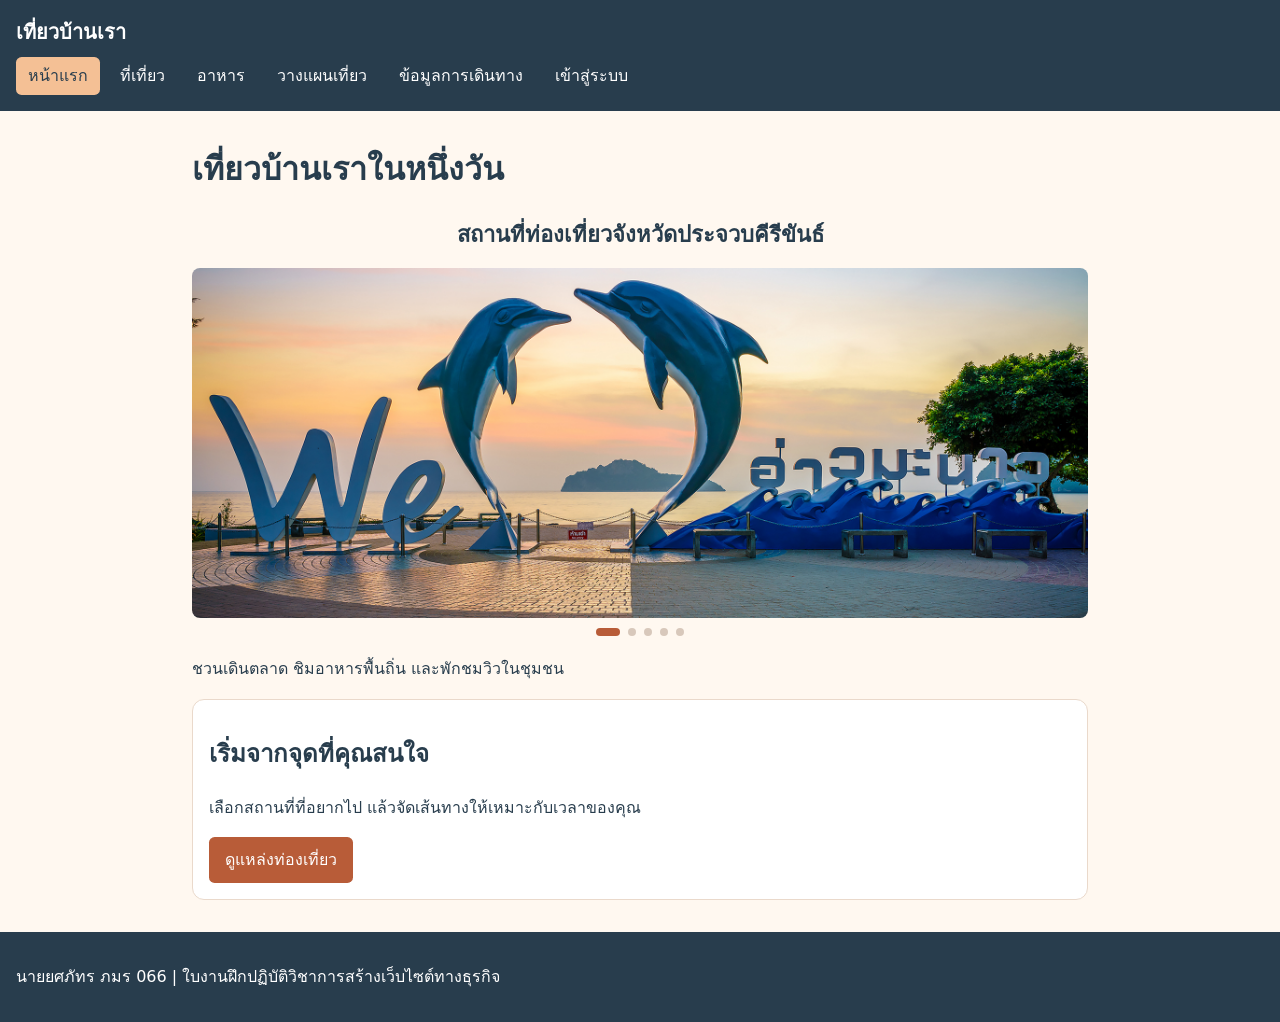
<file: index.html>
<!DOCTYPE html>
<html lang="th">
<head>
    <meta charset="utf-8">
    <meta name="viewport" content="width=device-width, initial-scale=1">
    <title>หน้าแรก | เที่ยวบ้านเรา</title>
    <link rel="stylesheet" href="style.css">
</head>

<body>
    <header>
        <p class="site-name">เที่ยวบ้านเรา</p>

        <nav aria-label="เมนูหลัก">
            <ul>
                <li><a href="index.html" aria-current="page">หน้าแรก</a></li>
                <li><a href="places.html">ที่เที่ยว</a></li>
                <li><a href="food.html">อาหาร</a></li>
                <li><a href="plan.html">วางแผนเที่ยว</a></li>
                <li><a href="travel.html">ข้อมูลการเดินทาง</a></li>
                <li><a href="login.html">เข้าสู่ระบบ</a></li>
            </ul>
        </nav>
    </header>
    <main>

        <h1>เที่ยวบ้านเราในหนึ่งวัน</h1>

        <h2 class="slider-title">
            สถานที่ท่องเที่ยวจังหวัดประจวบคีรีขันธ์
        </h2>
        <div class="slider">
            <div class="slide-track" id="slideTrack">

                <img src="images/aomanow.jpg" alt="สถานที่ท่องเที่ยว 1">
                <img src="images/KLM.jpg" alt="สถานที่ท่องเที่ยว 2">
                <img src="images/lukmuang.jpg" alt="สถานที่ท่องเที่ยว 3">
                <img src="images/Kaow.jpg" alt="สถานที่ท่องเที่ยว 4">
                <img src="images/sapanpla.jpg" alt="สถานที่ท่องเที่ยว 5">

            </div>
        </div>

        <div class="dots" id="dots"></div>

        <p>ชวนเดินตลาด ชิมอาหารพื้นถิ่น และพักชมวิวในชุมชน</p>

        <section class="card">
            <h2>เริ่มจากจุดที่คุณสนใจ</h2>

            <p>เลือกสถานที่ที่อยากไป แล้วจัดเส้นทางให้เหมาะกับเวลาของคุณ</p>

            <a class="button" href="places.html">
                ดูแหล่งท่องเที่ยว
            </a>
        </section>

    </main>

    <footer>
        <p>นายยศภัทร ภมร 066 | ใบงานฝึกปฏิบัติวิชาการสร้างเว็บไซต์ทางธุรกิจ</p>
    </footer>

    <script src="script.js"></script>

</body>
</html>
</file>
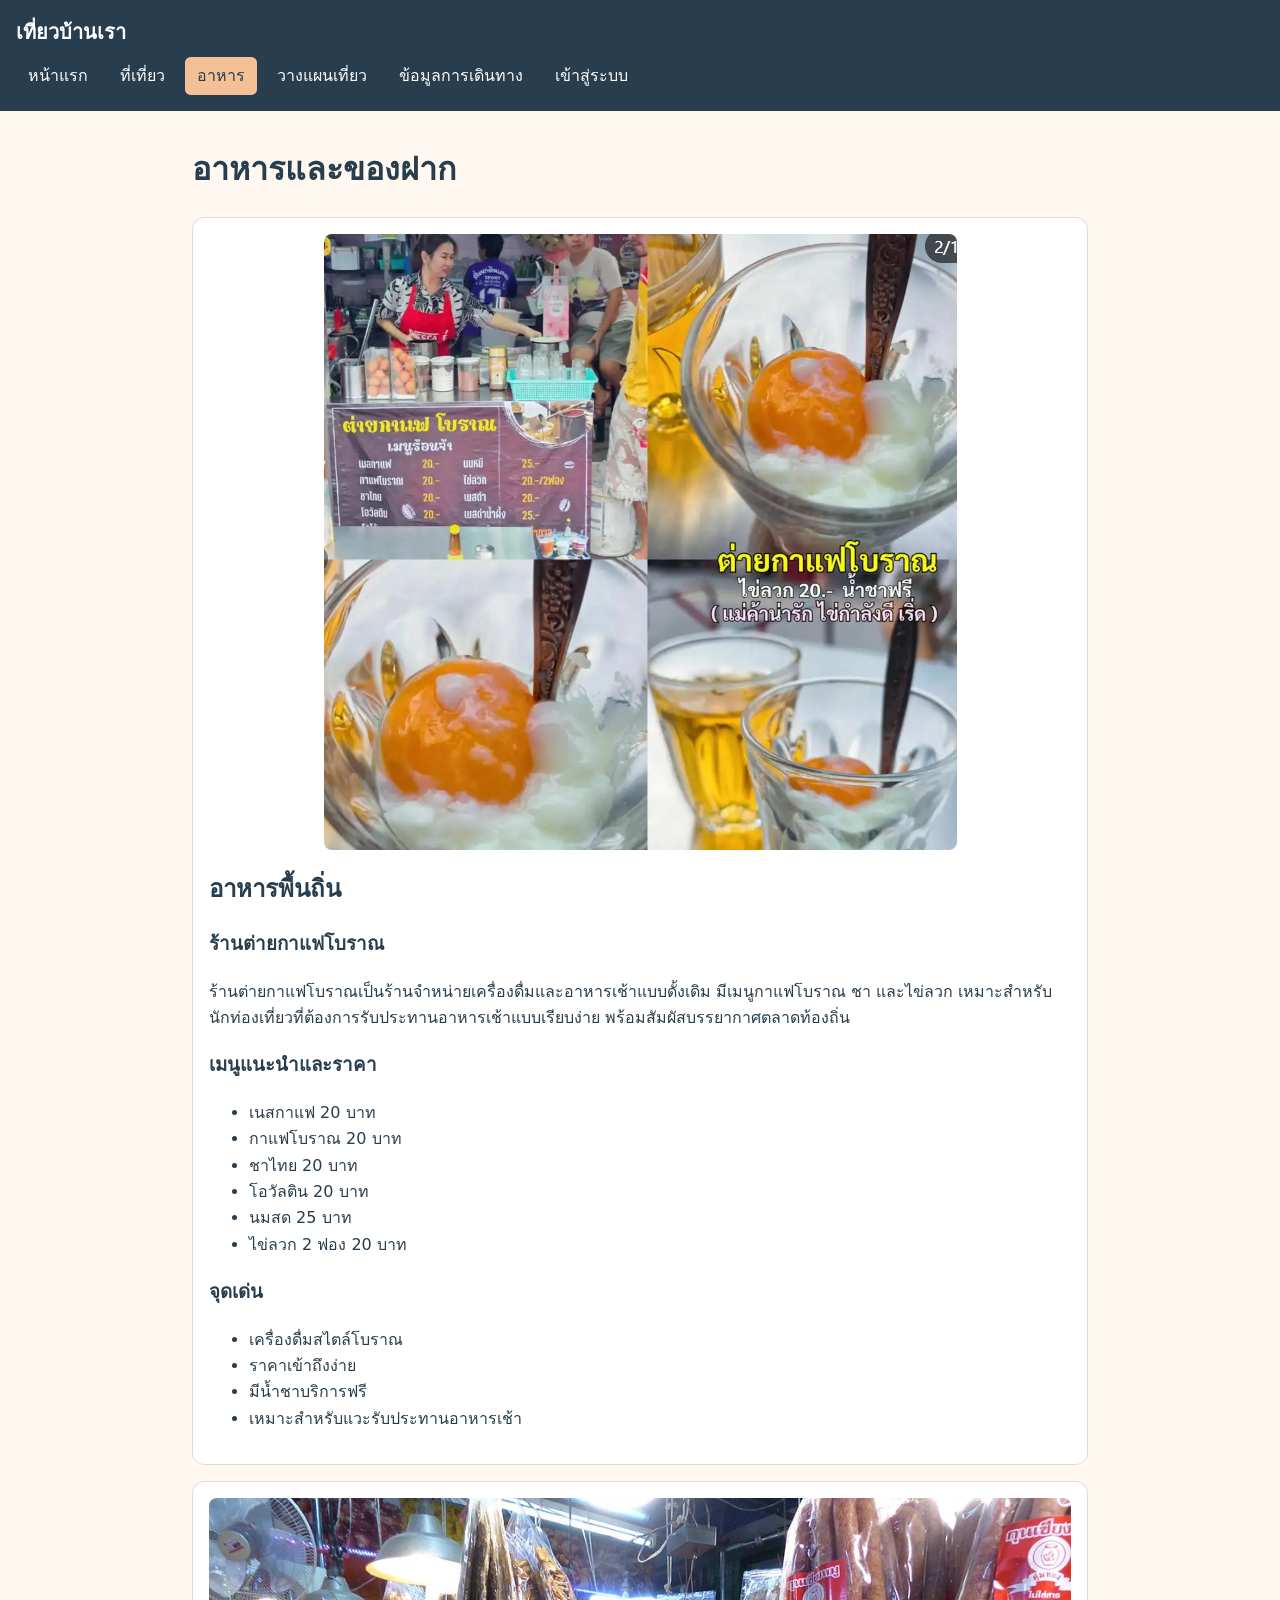
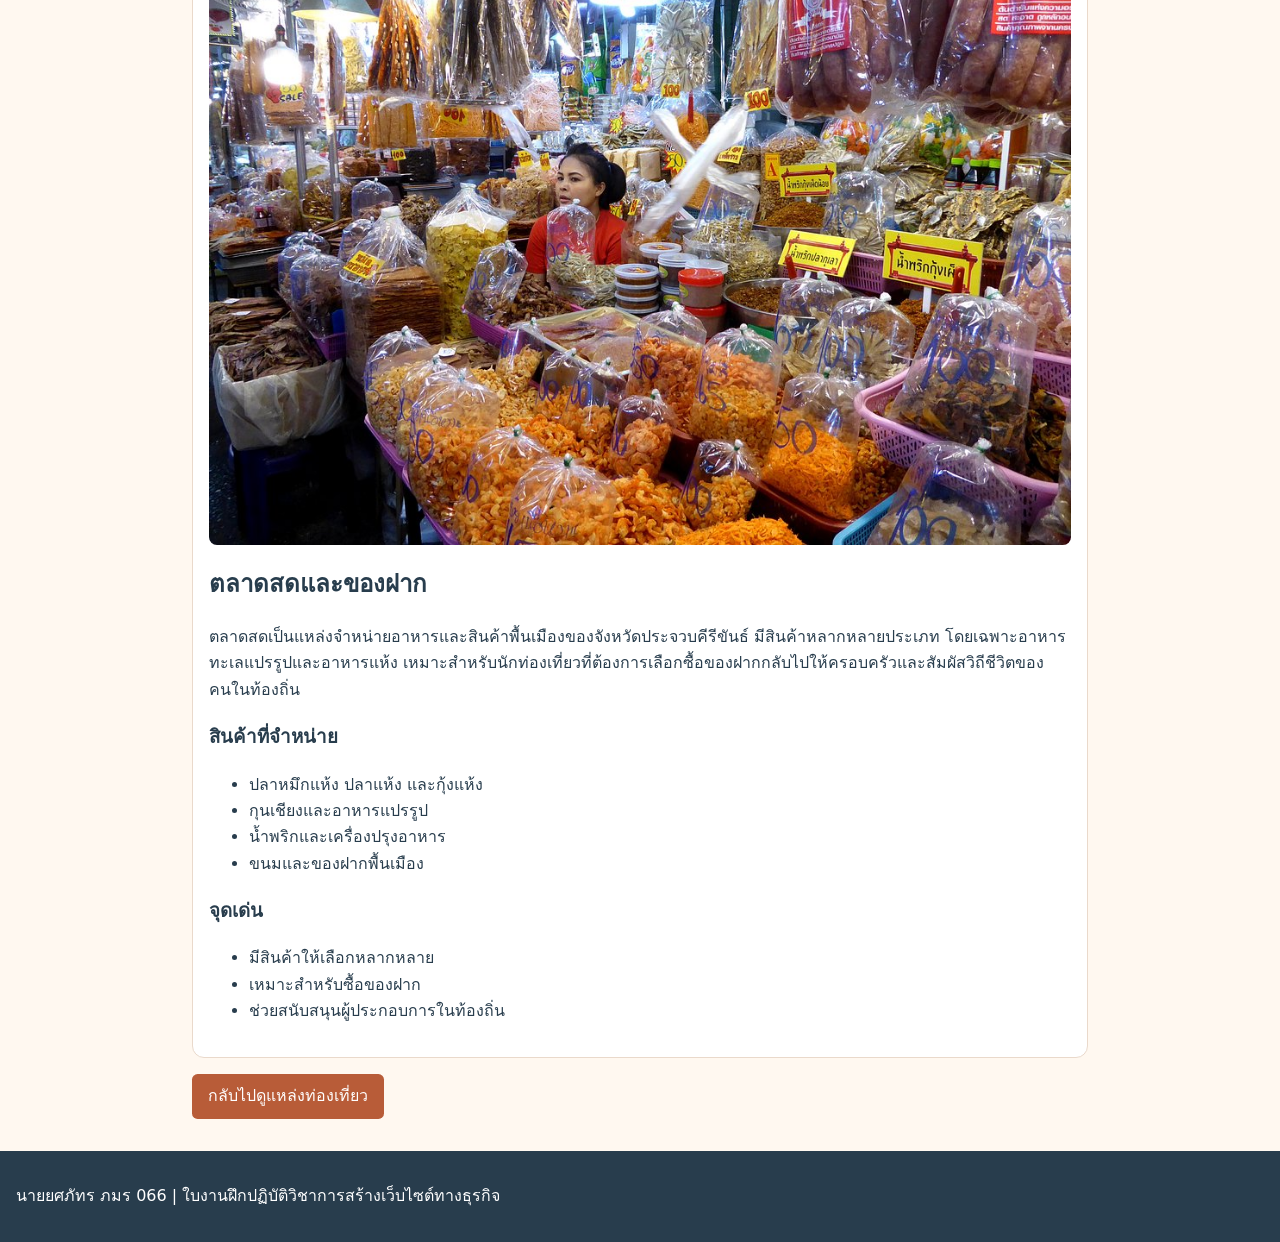
<file: food.html>
<!DOCTYPE html>
<html lang="th">
<head>
    <meta charset="utf-8">
    <meta name="viewport" content="width=device-width, initial-scale=1">
    <title>อาหาร | เที่ยวบ้านเรา</title>
    <link rel="stylesheet" href="style.css">
</head>

<body>
    <header>
        <p class="site-name">เที่ยวบ้านเรา</p>

        <nav aria-label="เมนูหลัก">
            <ul>
                <li><a href="index.html">หน้าแรก</a></li>
                <li><a href="places.html">ที่เที่ยว</a></li>
                <li><a href="food.html" aria-current="page">อาหาร</a></li>
                <li><a href="plan.html">วางแผนเที่ยว</a></li>
                <li><a href="travel.html">ข้อมูลการเดินทาง</a></li>
                <li><a href="login.html">เข้าสู่ระบบ</a></li>
            </ul>
        </nav>
    </header>

    <main>

        <h1>อาหารและของฝาก</h1>
        <section class="card">
            <img src="images/pic2.png">
            <h2>อาหารพื้นถิ่น</h2>
            <h3>ร้านต่ายกาแฟโบราณ</h3>
            <p>ร้านต่ายกาแฟโบราณเป็นร้านจำหน่ายเครื่องดื่มและอาหารเช้าแบบดั้งเดิม มีเมนูกาแฟโบราณ ชา และไข่ลวก เหมาะสำหรับนักท่องเที่ยวที่ต้องการรับประทานอาหารเช้าแบบเรียบง่าย พร้อมสัมผัสบรรยากาศตลาดท้องถิ่น</p>
            <h3>เมนูแนะนำและราคา</h3>
            <ul>
                  <li>เนสกาแฟ 20 บาท</li>
                  <li>กาแฟโบราณ 20 บาท</li>
                  <li>ชาไทย 20 บาท</li>
                  <li>โอวัลติน 20 บาท</li>
                  <li>นมสด 25 บาท</li>
                  <li>ไข่ลวก 2 ฟอง 20 บาท</li>
             </ul>
            <h3>จุดเด่น</h3>
            <ul>
                  <li>เครื่องดื่มสไตล์โบราณ</li>
                  <li>ราคาเข้าถึงง่าย</li>
                  <li>มีน้ำชาบริการฟรี</li>
                  <li>เหมาะสำหรับแวะรับประทานอาหารเช้า</li>
             </ul>
        </section>

        <section class="card">
            <img src="images/market1.jpg">
            <h2>ตลาดสดและของฝาก</h2>
            <p>ตลาดสดเป็นแหล่งจำหน่ายอาหารและสินค้าพื้นเมืองของจังหวัดประจวบคีรีขันธ์ มีสินค้าหลากหลายประเภท โดยเฉพาะอาหารทะเลแปรรูปและอาหารแห้ง เหมาะสำหรับนักท่องเที่ยวที่ต้องการเลือกซื้อของฝากกลับไปให้ครอบครัวและสัมผัสวิถีชีวิตของคนในท้องถิ่น</p>
            <h3>สินค้าที่จำหน่าย</h3>
            <ul>
                  <li>ปลาหมึกแห้ง ปลาแห้ง และกุ้งแห้ง</li>
                  <li>กุนเชียงและอาหารแปรรูป</li>
                  <li>น้ำพริกและเครื่องปรุงอาหาร</li>
                  <li>ขนมและของฝากพื้นเมือง</li>
             </ul>
            <h3>จุดเด่น</h3>
            <ul>
                  <li>มีสินค้าให้เลือกหลากหลาย</li>
                  <li>เหมาะสำหรับซื้อของฝาก</li>
                  <li>ช่วยสนับสนุนผู้ประกอบการในท้องถิ่น</li>
             </ul>
        </section>

            <a class="button" href="places.html">กลับไปดูแหล่งท่องเที่ยว</a>

    </main>

    <footer>
        <p>นายยศภัทร ภมร 066 | ใบงานฝึกปฏิบัติวิชาการสร้างเว็บไซต์ทางธุรกิจ</p>
    </footer>

    <script src="script.js"></script>

</body>
</html>
</file>
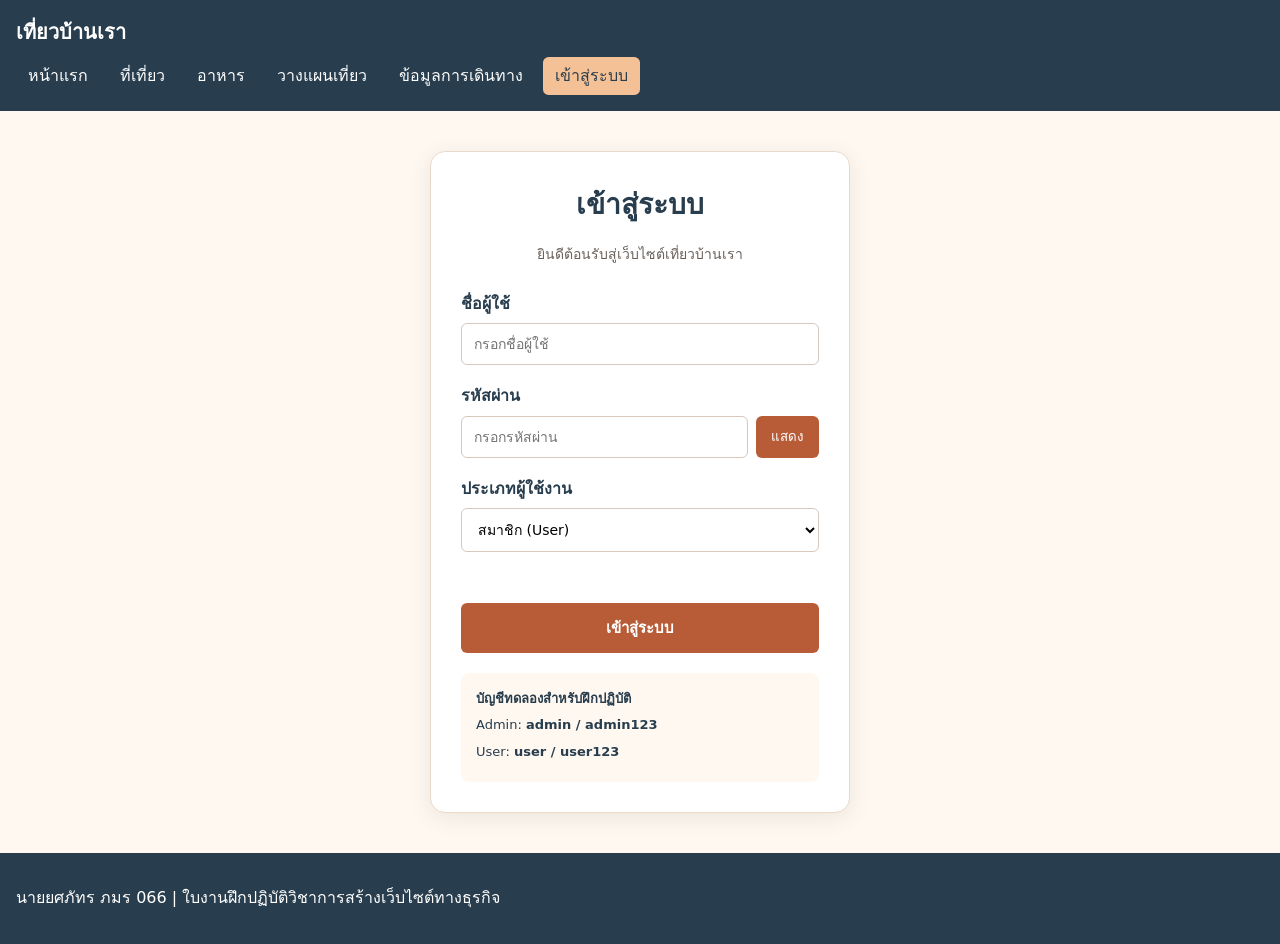
<file: login.html>
<!DOCTYPE html>
<html lang="th">
<head>
    <meta charset="utf-8">
    <meta name="viewport" content="width=device-width, initial-scale=1">
    <title>เข้าสู่ระบบ | เที่ยวบ้านเรา</title>
    <link rel="stylesheet" href="style.css">
</head>

<body>
    <header>
        <p class="site-name">เที่ยวบ้านเรา</p>

        <nav aria-label="เมนูหลัก">
            <ul>
                <li><a href="index.html">หน้าแรก</a></li>
                <li><a href="places.html">ที่เที่ยว</a></li>
                <li><a href="food.html">อาหาร</a></li>
                <li><a href="plan.html">วางแผนเที่ยว</a></li>
                <li><a href="travel.html">ข้อมูลการเดินทาง</a></li>
                <li><a href="login.html" aria-current="page">เข้าสู่ระบบ</a></li>
            </ul>
        </nav>
    </header>

    <main>

        <section class="login-card">

            <h1>เข้าสู่ระบบ</h1>

            <p class="login-subtitle">
                ยินดีต้อนรับสู่เว็บไซต์เที่ยวบ้านเรา
            </p>

            <form id="loginForm">

                <div class="form-group">
                    <label for="username">ชื่อผู้ใช้</label>
                    <input type="text" id="username"
                           placeholder="กรอกชื่อผู้ใช้" required>
                </div>

                <div class="form-group">
                    <label for="password">รหัสผ่าน</label>

                    <div class="password-box">
                        <input type="password" id="password"
                               placeholder="กรอกรหัสผ่าน" required>

                        <button type="button" id="togglePassword">
                            แสดง
                        </button>
                    </div>
                </div>

                <div class="form-group">
                    <label for="role">ประเภทผู้ใช้งาน</label>

                    <select id="role">
                        <option value="user">สมาชิก (User)</option>
                        <option value="admin">ผู้ดูแลระบบ (Admin)</option>
                    </select>
                </div>

                <p id="loginMessage" role="status"></p>

                <button type="submit" class="login-button">
                    เข้าสู่ระบบ
                </button>

            </form>

            <div class="demo-account">
                <strong>บัญชีทดลองสำหรับฝึกปฏิบัติ</strong>

                <p>Admin: <strong>admin / admin123</strong></p>
                <p>User: <strong>user / user123</strong></p>
            </div>

        </section>

    </main>

    <footer>
        <p>นายยศภัทร ภมร 066 | ใบงานฝึกปฏิบัติวิชาการสร้างเว็บไซต์ทางธุรกิจ</p>
    </footer>

    <script src="login.js"></script>

</body>
</html>
</file>
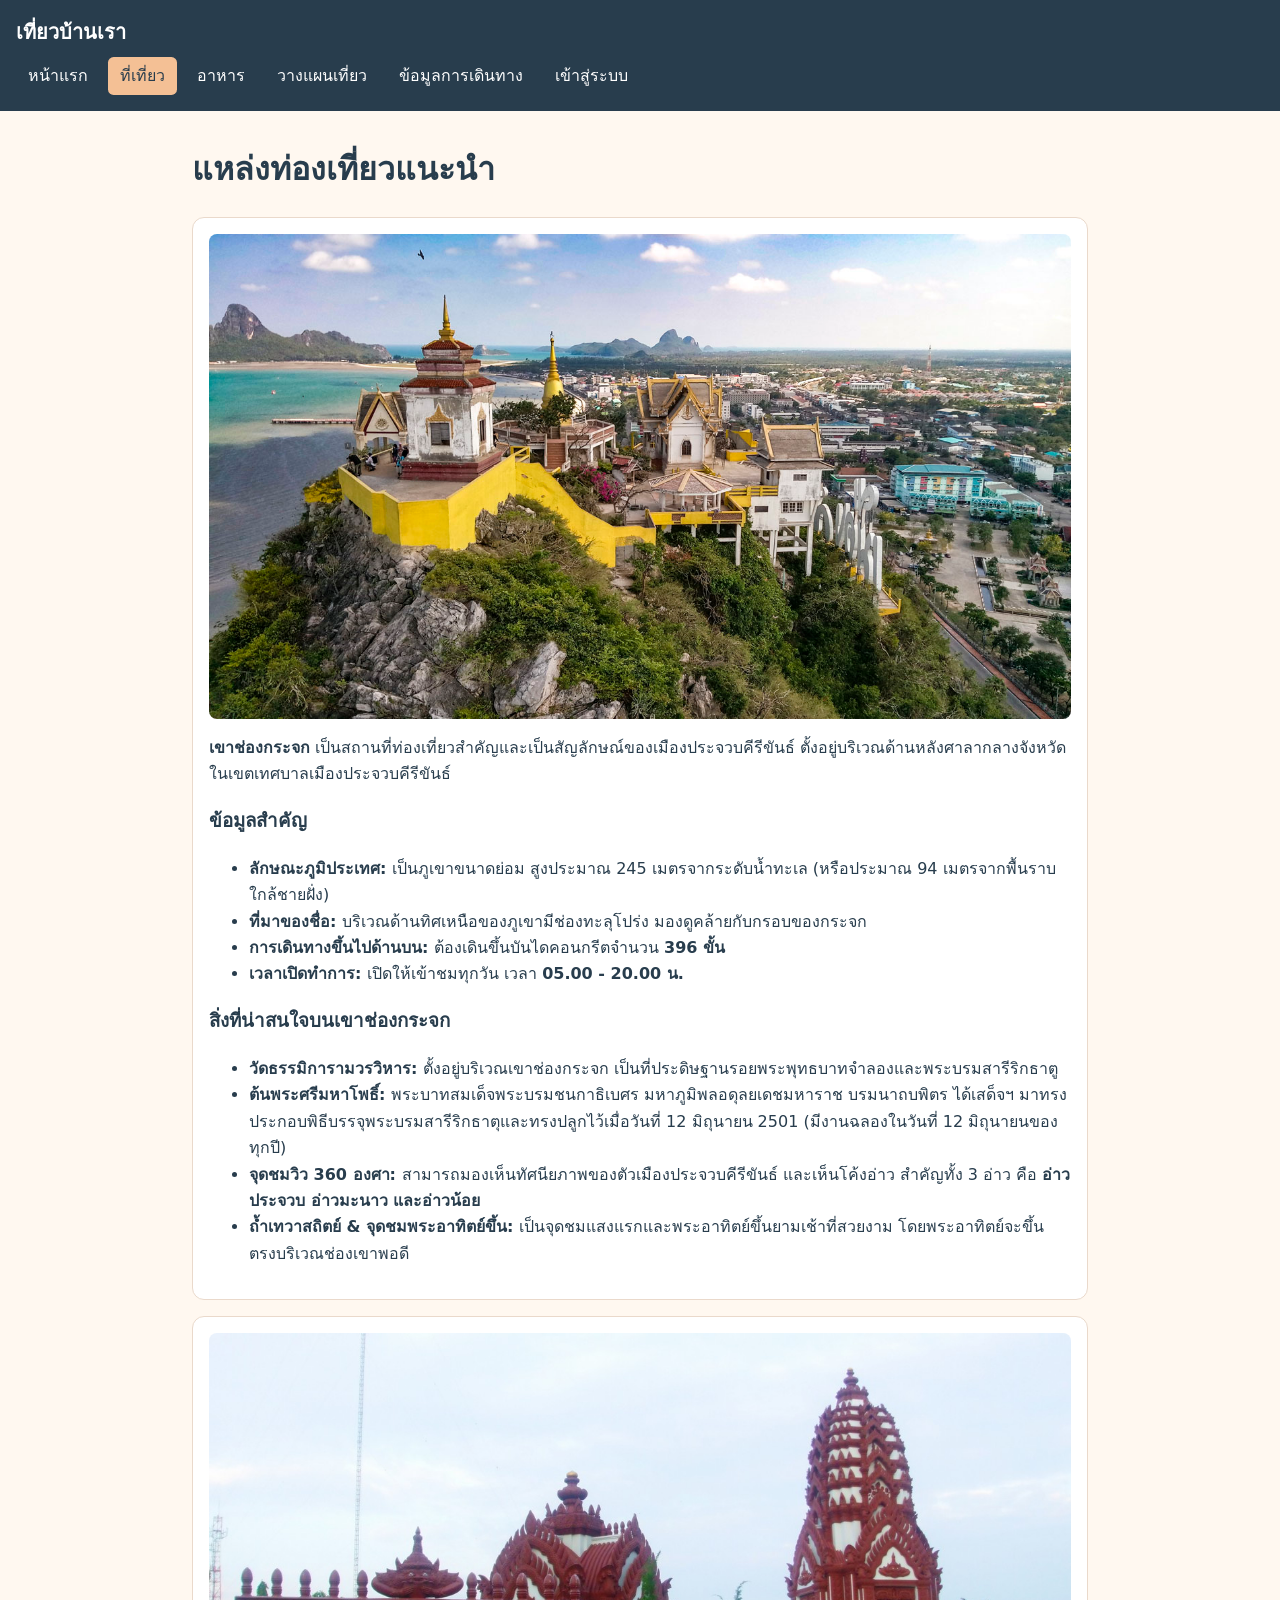
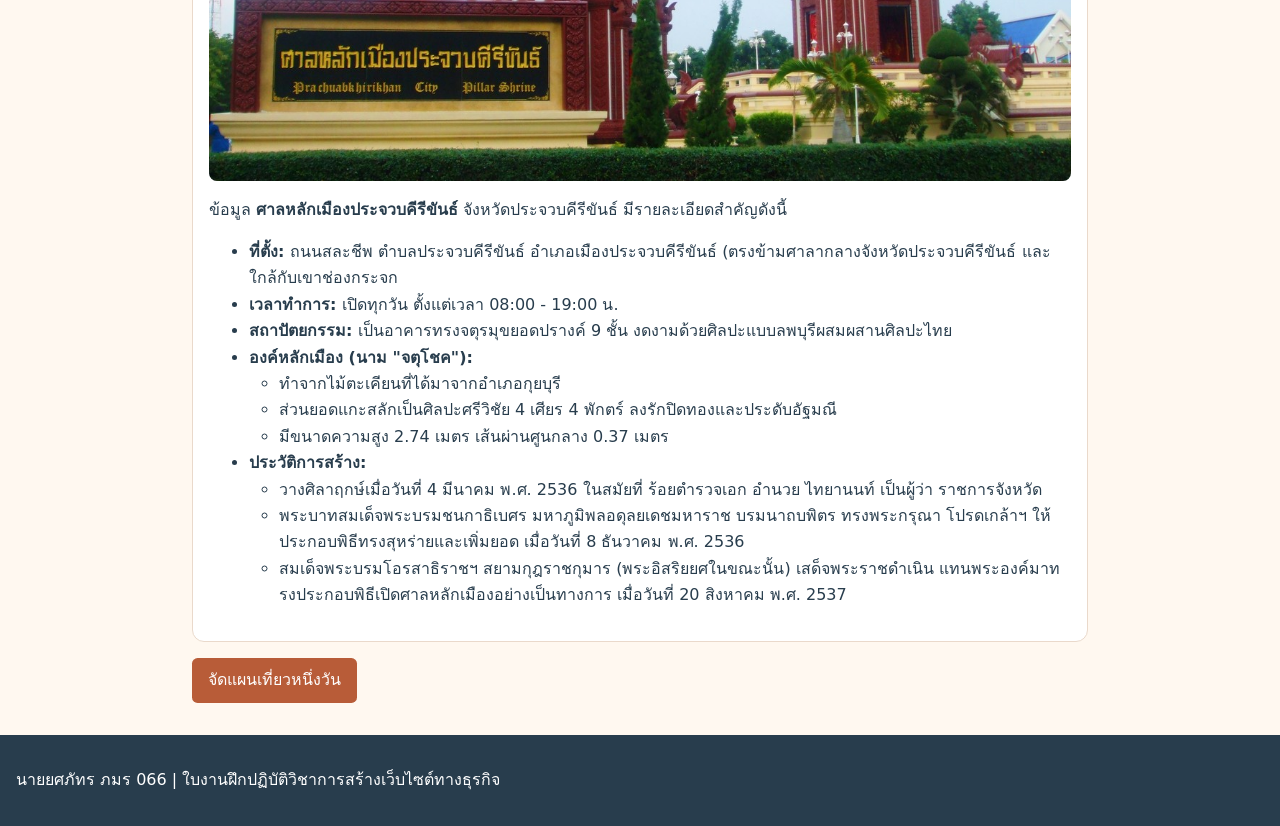
<file: places.html>
<!DOCTYPE html>
<html lang="th">
<head>
    <meta charset="utf-8">
    <meta name="viewport" content="width=device-width, initial-scale=1">
    <title>ที่เที่ยว | เที่ยวบ้านเรา</title>
    <link rel="stylesheet" href="style.css">
</head>

<body>
    <header>
        <p class="site-name">เที่ยวบ้านเรา</p>
        <nav aria-label="เมนูหลัก">
            <ul>
                <li><a href="index.html">หน้าแรก</a></li>
                <li><a href="places.html" aria-current="page">ที่เที่ยว</a></li>
                <li><a href="food.html">อาหาร</a></li>
                <li><a href="plan.html">วางแผนเที่ยว</a></li>
                <li><a href="travel.html">ข้อมูลการเดินทาง</a></li>
                <li><a href="login.html">เข้าสู่ระบบ</a></li>
            </ul>
        </nav>
    </header>

    <main>

        <h1>แหล่งท่องเที่ยวแนะนำ</h1>

        <section class="card">
            <img src="images/Kaow.jpg">
            <p><b>เขาช่องกระจก</b> เป็นสถานที่ท่องเที่ยวสำคัญและเป็นสัญลักษณ์ของเมืองประจวบคีรีขันธ์ ตั้งอยู่บริเวณด้านหลังศาลากลางจังหวัด ในเขตเทศบาลเมืองประจวบคีรีขันธ์</p>
            <h3>ข้อมูลสำคัญ</h3>
            <ul>
                  <li><b>ลักษณะภูมิประเทศ: </b>เป็นภูเขาขนาดย่อม สูงประมาณ 245 เมตรจากระดับน้ำทะเล (หรือประมาณ 94 เมตรจากพื้นราบใกล้ชายฝั่ง)</li>
                  <li><b>ที่มาของชื่อ: </b>บริเวณด้านทิศเหนือของภูเขามีช่องทะลุโปร่ง มองดูคล้ายกับกรอบของกระจก</li>
                  <li><b>การเดินทางขึ้นไปด้านบน: </b>ต้องเดินขึ้นบันไดคอนกรีตจำนวน <b>396 ขั้น</b></li>
                  <li><b>เวลาเปิดทำการ: </b>เปิดให้เข้าชมทุกวัน เวลา <b>05.00 - 20.00 น.</b></li>
             </ul>

            <h3>สิ่งที่น่าสนใจบนเขาช่องกระจก</h3>
            <ul>
                  <li><b>วัดธรรมิการามวรวิหาร: </b>ตั้งอยู่บริเวณเขาช่องกระจก เป็นที่ประดิษฐานรอยพระพุทธบาทจำลองและพระบรมสารีริกธาตู</li>
                  <li><b>ต้นพระศรีมหาโพธิ์: </b>พระบาทสมเด็จพระบรมชนกาธิเบศร มหาภูมิพลอดุลยเดชมหาราช บรมนาถบพิตร ได้เสด็จฯ มาทรงประกอบพิธีบรรจุพระบรมสารีริกธาตุและทรงปลูกไว้เมื่อวันที่ 12 มิถุนายน 2501 (มีงานฉลองในวันที่ 12 มิถุนายนของทุกปี)</li>
                  <li><b>จุดชมวิว 360 องศา: </b>สามารถมองเห็นทัศนียภาพของตัวเมืองประจวบคีรีขันธ์ และเห็นโค้งอ่าว สําคัญทั้ง 3 อ่าว คือ <b>อ่าวประจวบ อ่าวมะนาว และอ่าวน้อย</b></li>
                  <li><b>ถ้ำเทวาสถิตย์ & จุดชมพระอาทิตย์ขึ้น: </b>เป็นจุดชมแสงแรกและพระอาทิตย์ขึ้นยามเช้าที่สวยงาม โดยพระอาทิตย์จะขึ้นตรงบริเวณช่องเขาพอดี</li>
             </ul>
        </section>

        <section class="card">
            <img src="images/lukmuang.jpg">
            <p>ข้อมูล <b>ศาลหลักเมืองประจวบคีรีขันธ์</b> จังหวัดประจวบคีรีขันธ์ มีรายละเอียดสำคัญดังนี้</p>

            <ul>
                  <li><b>ที่ตั้ง: </b>ถนนสละชีพ ตำบลประจวบคีรีขันธ์ อำเภอเมืองประจวบคีรีขันธ์ (ตรงข้ามศาลากลางจังหวัดประจวบคีรีขันธ์ และใกล้กับเขาช่องกระจก</li>
                  <li><b>เวลาทำการ: </b>เปิดทุกวัน ตั้งแต่เวลา 08:00 - 19:00 น.</li>
                  <li><b>สถาปัตยกรรม: </b>เป็นอาคารทรงจตุรมุขยอดปรางค์ 9 ชั้น งดงามด้วยศิลปะแบบลพบุรีผสมผสานศิลปะไทย</li>
                  <li><b>องค์หลักเมือง (นาม "จตุโชค"): </b><br>
                         <ul>
                                 <li>ทำจากไม้ตะเคียนที่ได้มาจากอำเภอกุยบุรี</li>
                                 <li>ส่วนยอดแกะสลักเป็นศิลปะศรีวิชัย 4 เศียร 4 พักตร์ ลงรักปิดทองและประดับอัฐมณี</li>
                                 <li>มีขนาดความสูง 2.74 เมตร เส้นผ่านศูนกลาง 0.37 เมตร</li>
                         </ul>
                  </li>
                  <li><b>ประวัติการสร้าง: </b><br>
                         <ul>
                                 <li>วางศิลาฤกษ์เมื่อวันที่ 4 มีนาคม พ.ศ. 2536 ในสมัยที่ ร้อยตำรวจเอก อำนวย ไทยานนท์ เป็นผู้ว่า ราชการจังหวัด</li>
                                 <li>พระบาทสมเด็จพระบรมชนกาธิเบศร มหาภูมิพลอดุลยเดชมหาราช บรมนาถบพิตร ทรงพระกรุณา โปรดเกล้าฯ ให้ประกอบพิธีทรงสุหร่ายและเพิ่มยอด เมื่อวันที่ 8 ธันวาคม พ.ศ. 2536</li>
                                 <li>สมเด็จพระบรมโอรสาธิราชฯ สยามกุฎราชกุมาร (พระอิสริยยศในขณะนั้น) เสด็จพระราชดำเนิน แทนพระองค์มาทรงประกอบพิธีเปิดศาลหลักเมืองอย่างเป็นทางการ เมื่อวันที่ 20 สิงหาคม พ.ศ. 2537</li>
                         </ul>
                  </li>
             </ul>
        </section>

            <a class="button" href="plan.html">จัดแผนเที่ยวหนึ่งวัน</a>

    </main>

    <footer>
        <p>นายยศภัทร ภมร 066 | ใบงานฝึกปฏิบัติวิชาการสร้างเว็บไซต์ทางธุรกิจ</p>
    </footer>

    <script src="script.js"></script>

</body>
</html>
</file>
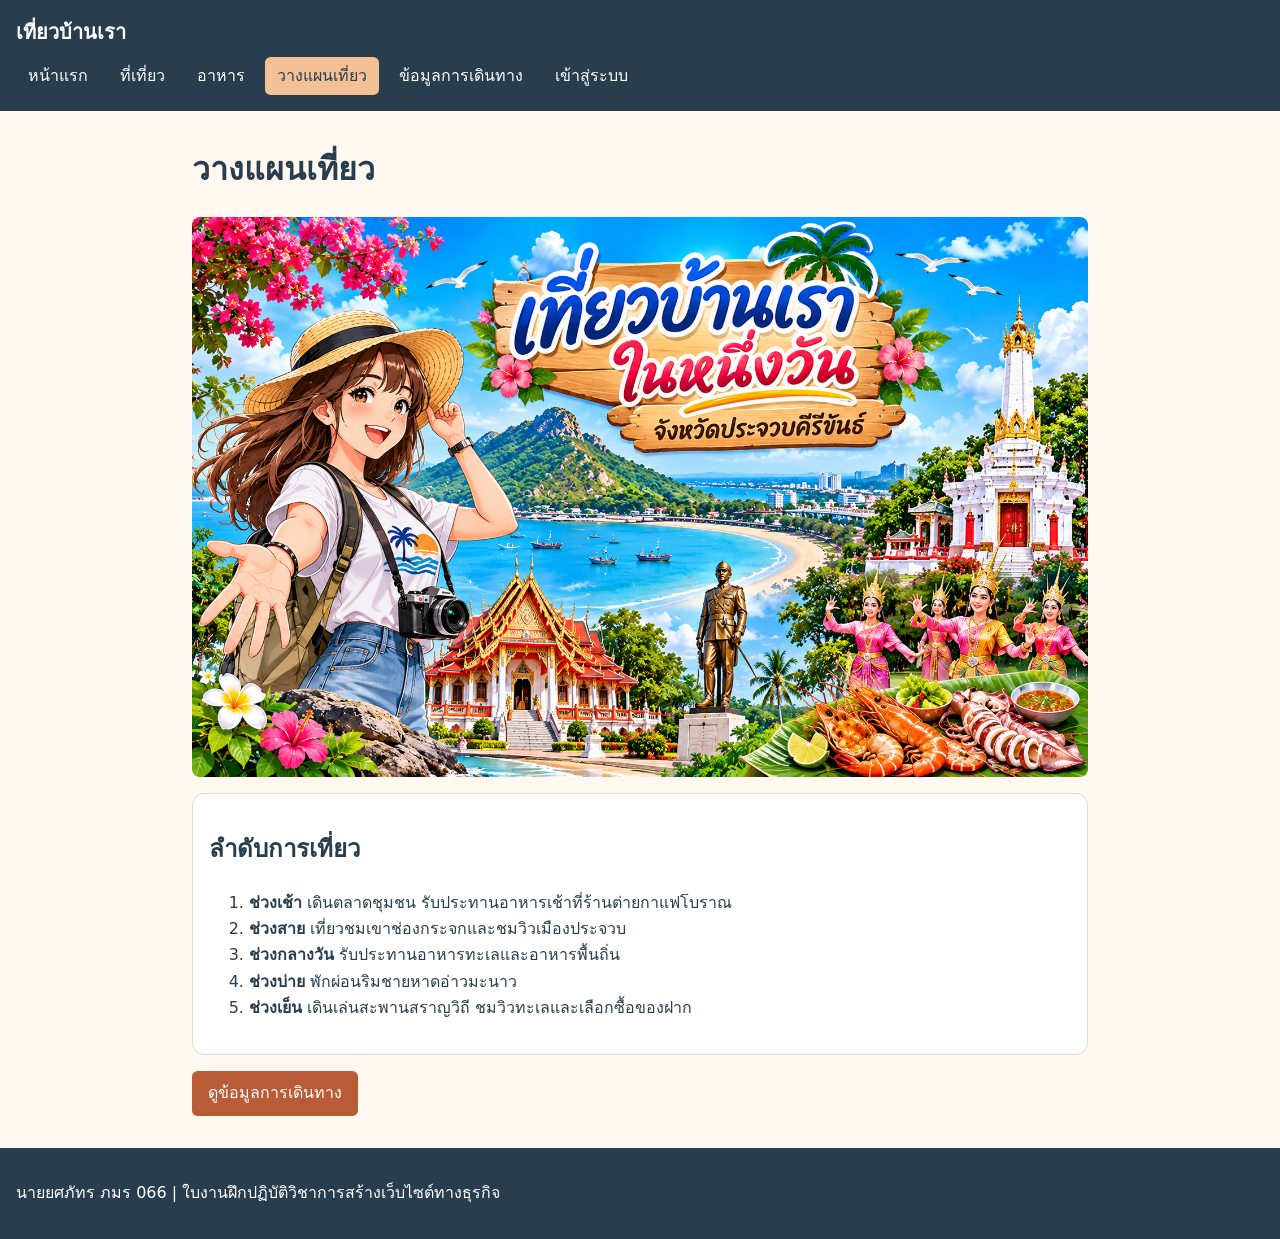
<file: plan.html>
<!DOCTYPE html>
<html lang="th">
<head>
    <meta charset="utf-8">
    <meta name="viewport" content="width=device-width, initial-scale=1">
    <title>วางแผนเที่ยว | เที่ยวบ้านเรา</title>
    <link rel="stylesheet" href="style.css">
</head>

<body>
    <header>
        <p class="site-name">เที่ยวบ้านเรา</p>

        <nav aria-label="เมนูหลัก">
            <ul>
                <li><a href="index.html">หน้าแรก</a></li>
                <li><a href="places.html">ที่เที่ยว</a></li>
                <li><a href="food.html">อาหาร</a></li>
                <li><a href="plan.html" aria-current="page">วางแผนเที่ยว</a></li>
                <li><a href="travel.html">ข้อมูลการเดินทาง</a></li>
                <li><a href="login.html">เข้าสู่ระบบ</a></li>
            </ul>
        </nav>
    </header>
    <main>

        <h1>วางแผนเที่ยว</h1>
        <img src="images/pic1.png">
        <section class="card">
            <h2>ลำดับการเที่ยว</h2>
            <ol>
                   <li><strong>ช่วงเช้า</strong> เดินตลาดชุมชน รับประทานอาหารเช้าที่ร้านต่ายกาแฟโบราณ</li>
                   <li><strong>ช่วงสาย</strong> เที่ยวชมเขาช่องกระจกและชมวิวเมืองประจวบ</li>
                   <li><strong>ช่วงกลางวัน</strong> รับประทานอาหารทะเลและอาหารพื้นถิ่น</li>
                   <li><strong>ช่วงบ่าย</strong> พักผ่อนริมชายหาดอ่าวมะนาว</li>
                   <li><strong>ช่วงเย็น</strong> เดินเล่นสะพานสราญวิถี ชมวิวทะเลและเลือกซื้อของฝาก</li>
            </ol>
        </section>

            <a class="button" href="travel.html">ดูข้อมูลการเดินทาง</a>

    </main>

    <footer>
        <p>นายยศภัทร ภมร 066 | ใบงานฝึกปฏิบัติวิชาการสร้างเว็บไซต์ทางธุรกิจ</p>
    </footer>

    <script src="script.js"></script>

</body>
</html>
</file>
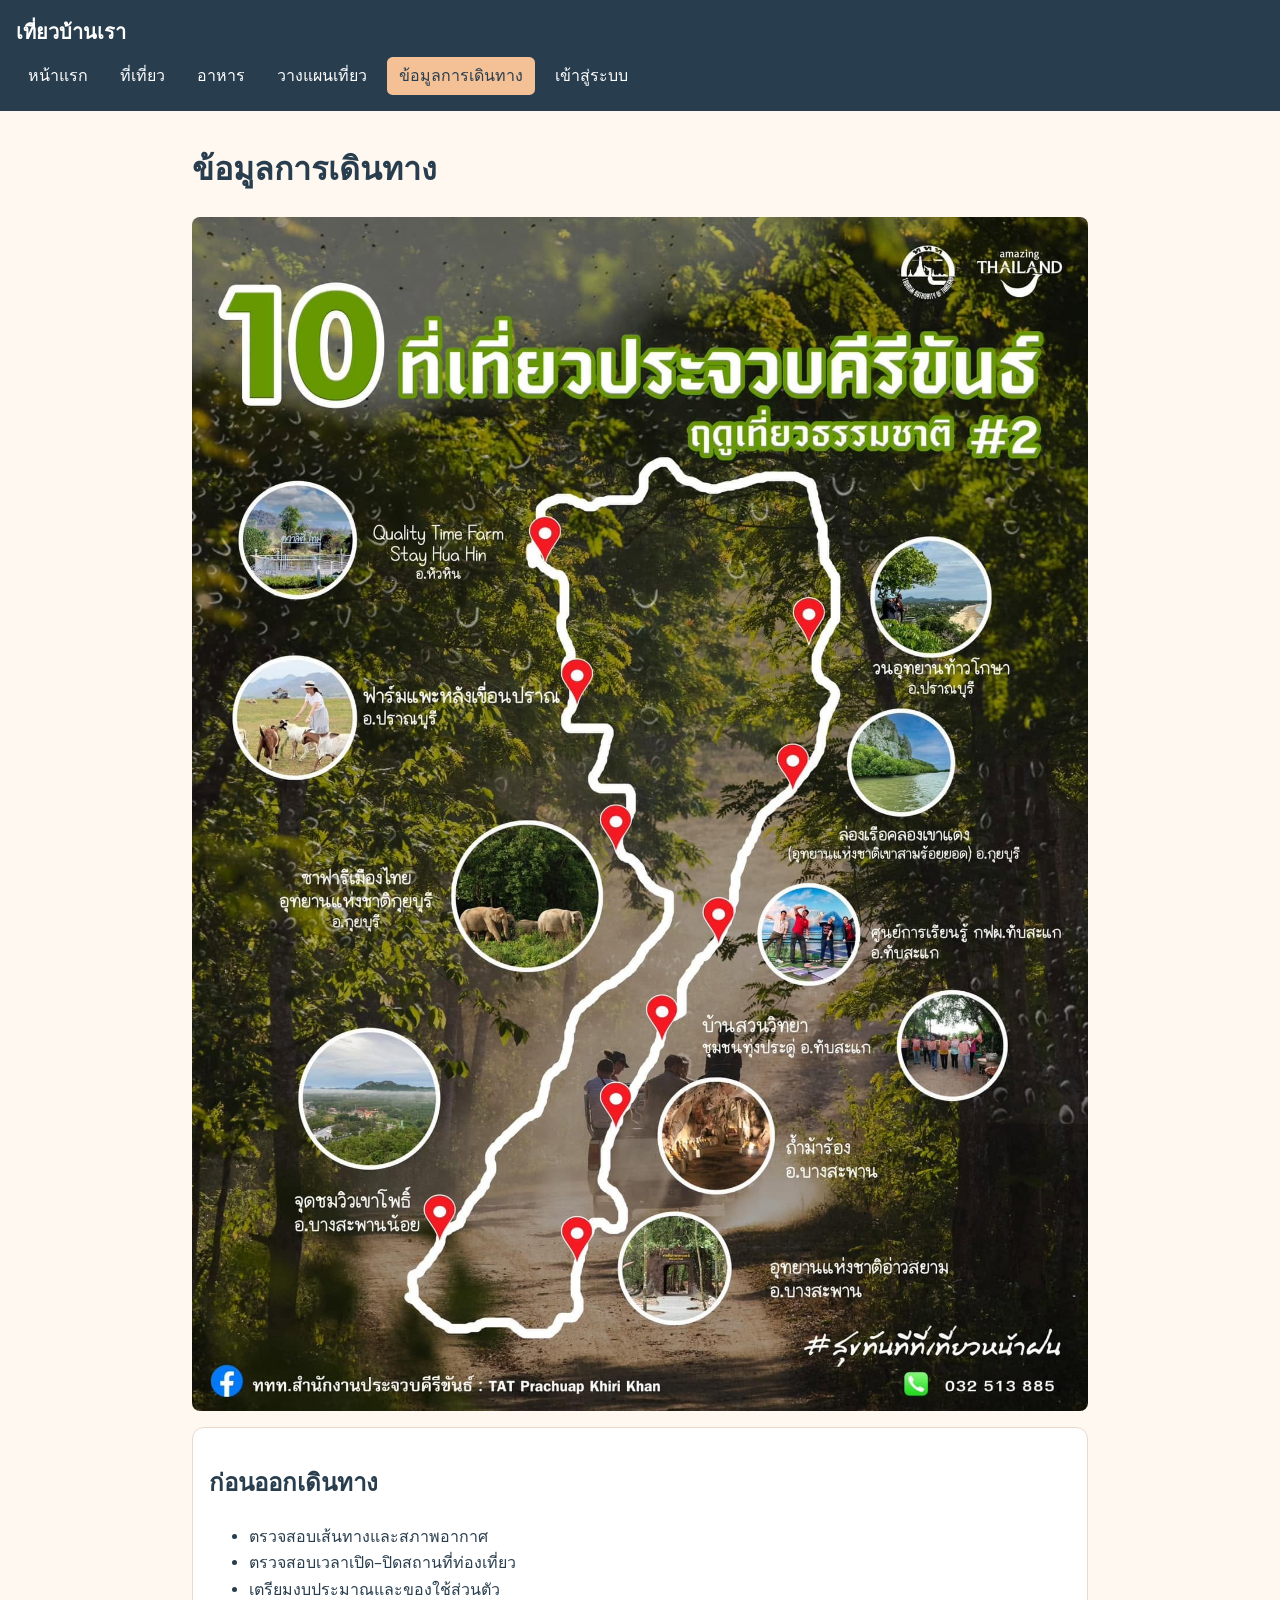
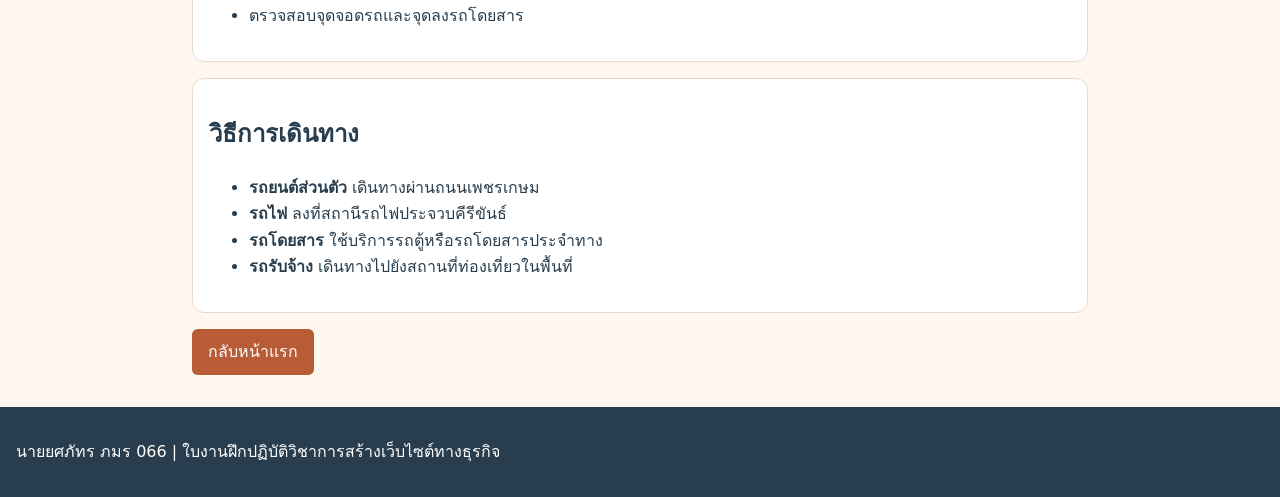
<file: travel.html>
<!DOCTYPE html>
<html lang="th">
<head>
    <meta charset="utf-8">
    <meta name="viewport" content="width=device-width, initial-scale=1">
    <title>ข้อมูลการเดินทาง | เที่ยวบ้านเรา</title>
    <link rel="stylesheet" href="style.css">
</head>

<body>
    <header>
        <p class="site-name">เที่ยวบ้านเรา</p>

        <nav aria-label="เมนูหลัก">
            <ul>
                <li><a href="index.html">หน้าแรก</a></li>
                <li><a href="places.html">ที่เที่ยว</a></li>
                <li><a href="food.html">อาหาร</a></li>
                <li><a href="plan.html">วางแผนเที่ยว</a></li>
                <li><a href="travel.html" aria-current="page">ข้อมูลการเดินทาง</a></li>
                <li><a href="login.html">เข้าสู่ระบบ</a></li>
            </ul>
        </nav>
    </header>
    <main>
        <h1>ข้อมูลการเดินทาง</h1>
        <img src="images/maptravel.jpg">
        <section class="card">
            <h2>ก่อนออกเดินทาง</h2>
            <ul>
                  <li>ตรวจสอบเส้นทางและสภาพอากาศ</li>
                  <li>ตรวจสอบเวลาเปิด–ปิดสถานที่ท่องเที่ยว</li>
                  <li>เตรียมงบประมาณและของใช้ส่วนตัว</li>
                  <li>ตรวจสอบจุดจอดรถและจุดลงรถโดยสาร</li>
             </ul>
        </section>

        <section class="card">
            <h2>วิธีการเดินทาง</h2>
            <ul>
                  <li><strong>รถยนต์ส่วนตัว</strong> เดินทางผ่านถนนเพชรเกษม</li>
                  <li><strong>รถไฟ</strong> ลงที่สถานีรถไฟประจวบคีรีขันธ์</li>
                  <li><strong>รถโดยสาร</strong> ใช้บริการรถตู้หรือรถโดยสารประจำทาง</li>
                  <li><strong>รถรับจ้าง</strong> เดินทางไปยังสถานที่ท่องเที่ยวในพื้นที่</li>
             </ul>
        </section>

            <a class="button" href="index.html">กลับหน้าแรก</a>

    </main>

    <footer>
        <p>นายยศภัทร ภมร 066 | ใบงานฝึกปฏิบัติวิชาการสร้างเว็บไซต์ทางธุรกิจ</p>
    </footer>

    <script src="script.js"></script>

</body>
</html>
</file>
<file: style.css>
* {
    box-sizing: border-box;
}

/* พื้นฐานเว็บไซต์ */
body {
    margin: 0;
    font-family: system-ui, sans-serif;
    line-height: 1.65;
    color: #283D4D;		 /*สีตัวอักษรที่แสดงผลในส่วนของเนื้อหาเว็บ*/
    background: #FFF8F0;	/*สีพื้นหลังของตัวเว็บ*/
}

/* ส่วนหัวและส่วนท้ายเว็บไซต์ */
header, footer {
    padding: 1rem;
    color: #FFFFFF;
    background: #283D4D;	/*สีพื้นหลังของส่วนหัวเว็บและท้ายเว็บ*/
}

/* ชื่อเว็บไซต์ */
.site-name {
    margin: 0 0 0.5rem;
    font-size: 1.25rem;
    font-weight: bold;
}

/* เมนูเว็บไซต์ */
nav ul {
    display: flex;
    flex-wrap: wrap;
    gap: 0.5rem;
    margin: 0;
    padding: 0;
    list-style: none;
}

nav a {
    display: block;
    padding: 0.35rem 0.75rem;
    color: #FFFFFF;	/*สีตัวอักษรบนเมนู*/
    border-radius: 0.35rem;
    text-decoration: none;
}

/* สีเมื่อนำเมาส์ไปชี้เมนู */
nav a:hover,
nav a[aria-current="page"] {
    background: #F4C095;	/*พื้นหลังของเมนูเมื่อเอาเมาส์ไปวางชี้*/
    color: #283D4D;
}

a:focus-visible {
    outline: 3px solid #B85C38;
    outline-offset: 3px;
}

/* ส่วนเนื้อหาเว็บไซต์ */
main {
    width: min(92%, 56rem);
    margin: 2rem auto;
}

/* สีหัวข้อเนื้อหา */
main h1, main h2, main h3 {
    color: #283D4D;
}

/* ลิงก์ภายในเนื้อหา */
main a:not(.button) {
    color: #A64F30;
}

/* หัวข้อสไลด์ */
.slider-title {
    text-align: center;
    color: #283D4D;
    font-size: 22px;
    margin-bottom: 15px;
}

/* กรอบสไลด์รูปภาพ */
.slider {
    width: 100%;
    overflow: hidden;
    border-radius: 8px;
    margin: 15px auto 10px;
}

/* ควบคุมการเลื่อนรูปภาพ */
.slide-track {
    display: flex;
    width: 100%;
    transition: transform 0.5s ease-in-out;
}

/* ขนาดรูปภาพในสไลด์ */
.slide-track img {
    display: block;
    width: 100%;
    min-width: 100%;
    height: 350px;
    flex-shrink: 0;
    object-fit: cover;
    border-radius: 0;
}

/* จัดตำแหน่งจุดใต้สไลด์ */
.dots {
    display: flex;
    justify-content: center;
    align-items: center;
    gap: 8px;
    margin-top: 10px;
    margin-bottom: 20px;
}

/* จุดแสดงตำแหน่งปกติ */
.dot {
    width: 8px;
    height: 8px;
    background: #D8C8BB;
    border-radius: 10px;
    transition: 0.3s;
}

/* จุดของรูปที่กำลังแสดง */
.dot.active {
    width: 24px;
    background: #B85C38;
}

/* การ์ดเนื้อหา */
.card {
    margin: 1rem 0;
    padding: 1rem;
    border: 1px solid #EAD9CB;
    border-radius: 0.75rem;
    background: #FFFFFF;	/*สีพื้นหลังของกรอบcard*/
}

/* รูปภาพทั่วไป */
img {
    display: block;
    max-width: 100%;
    height: auto;
    border-radius: 0.5rem;
}

/* ปุ่มกด */
.button {
    display: inline-block;
    padding: 0.6rem 1rem;
    border-radius: 0.35rem;
    background: #B85C38;	 /*สีของปุ่ม*/
    color: #FFFFFF;
    text-decoration: none;
}

/* สีเมื่อนำเมาส์ไปชี้ปุ่ม */
.button:hover {
    background: #283D4D;
    color: #FFFFFF;
}

/* รองรับหน้าจอโทรศัพท์มือถือ */
@media (max-width: 600px) {

    .slide-track img {
        height: 200px;
    }

    .slider-title {
        font-size: 18px;
    }
}

/* รองรับผู้ที่ตั้งค่าลดการเคลื่อนไหว */
@media (prefers-reduced-motion: reduce) {
    .slide-track,
    .dot {
        transition: none;
    }
}
/* จุดหลักแบบวงกลมทึบ */
main ul {
    list-style-type: disc;
}

/* จุดย่อยแบบวงกลมโปร่ง */
main ul ul {
    list-style-type: circle;
    padding-left: 30px;
}

.card img {
    display: block;
    margin: 0 auto;
}


/* =========================
   หน้าเข้าสู่ระบบ
========================= */

/* กรอบเข้าสู่ระบบ */
.login-card {
    width: 100%;
    max-width: 420px;
    margin: 40px auto;
    padding: 30px;
    background: #FFFFFF;
    border: 1px solid #EAD9CB;
    border-radius: 15px;
    box-shadow: 0 5px 25px rgba(0, 0, 0, 0.08);
}

/* หัวข้อเข้าสู่ระบบ */
.login-card h1 {
    text-align: center;
    color: #283D4D;
    font-size: 28px;
    margin: 0 0 15px;
}

/* ข้อความต้อนรับ */
.login-subtitle {
    text-align: center;
    color: #6B625C;
    font-size: 14px;
    margin-bottom: 25px;
}

/* จัดระยะห่างของช่องกรอก */
.login-card .form-group {
    margin-bottom: 18px;
}

/* หัวข้อช่องกรอกข้อมูล */
.login-card label {
    display: block;
    font-weight: bold;
    margin-bottom: 6px;
    color: #283D4D;
}

/* ช่องกรอกข้อมูลและตัวเลือก */
.login-card input,
.login-card select {
    width: 100%;
    padding: 12px;
    border: 1px solid #D8C8BB;
    border-radius: 6px;
    font-family: inherit;
    font-size: 14px;
    background: #FFFFFF;
}

/* เมื่อกดช่องกรอกข้อมูล */
.login-card input:focus,
.login-card select:focus {
    outline: none;
    border-color: #B85C38;
    box-shadow: 0 0 0 3px rgba(184, 92, 56, 0.12);
}

/* จัดช่องรหัสผ่านและปุ่มแสดง */
.password-box {
    display: flex;
    align-items: stretch;
    gap: 8px;
}

.password-box input {
    flex: 1;
    min-width: 0;
}

/* ปุ่มแสดงรหัสผ่าน */
#togglePassword {
    padding: 10px 15px;
    background: #B85C38;
    color: #FFFFFF;
    border: none;
    border-radius: 6px;
    cursor: pointer;
    font-family: inherit;
}

/* ปุ่มเข้าสู่ระบบ */
.login-button {
    width: 100%;
    padding: 13px;
    background: #B85C38;
    color: #FFFFFF;
    border: none;
    border-radius: 6px;
    font-size: 15px;
    font-weight: bold;
    font-family: inherit;
    cursor: pointer;
}

/* สีเมื่อเอาเมาส์ไปชี้ */
.login-button:hover,
#togglePassword:hover {
    background: #283D4D;
}

/* ข้อความแจ้งเตือน */
#loginMessage {
    font-size: 13px;
    min-height: 20px;
    text-align: center;
}

/* กล่องบัญชีทดลอง */
.demo-account {
    margin-top: 20px;
    padding: 15px;
    background: #FFF8F0;
    border-radius: 8px;
    font-size: 13px;
    color: #283D4D;
}

.demo-account p {
    margin: 5px 0;
}

/* รองรับหน้าจอมือถือ */
@media (max-width: 600px) {
    .login-card {
        padding: 20px;
        margin: 20px auto;
    }
}

/* ซ่อนไอคอนรูปดวงตาของเบราว์เซอร์ Edge */
#password::-ms-reveal {
    display: none;
}
</file>
